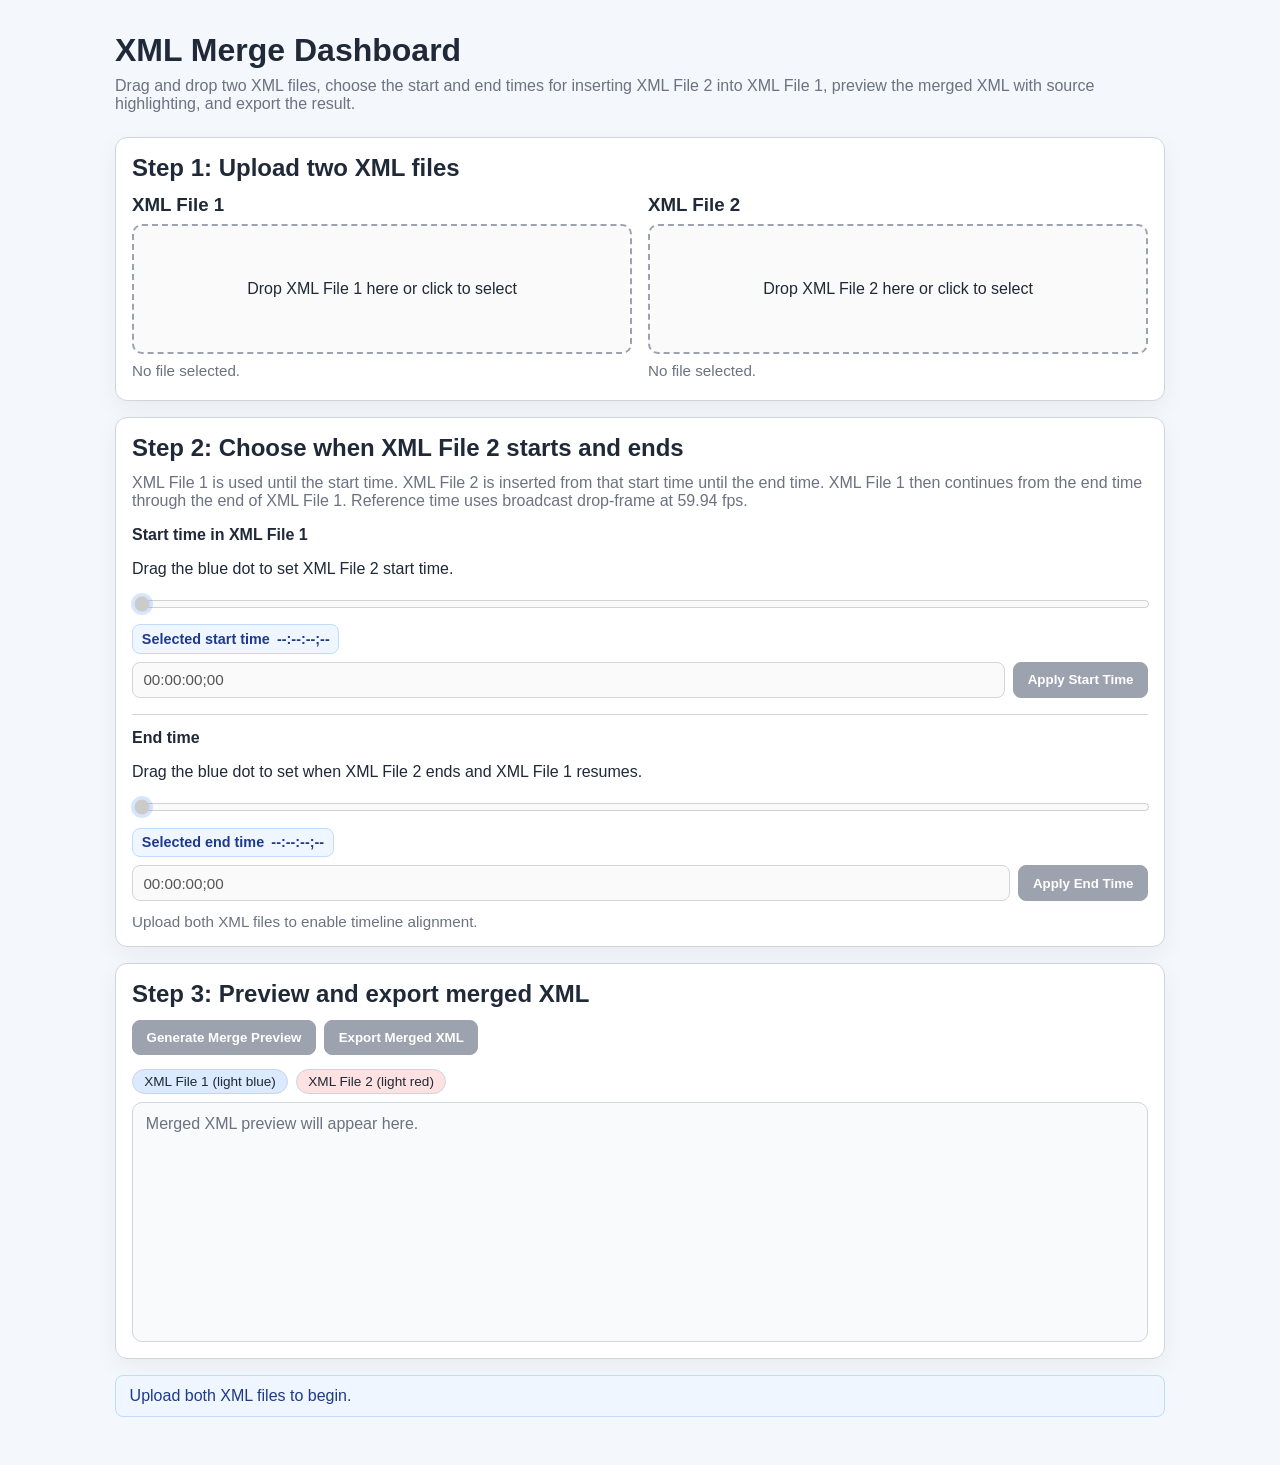
<file: index.html>
<!DOCTYPE html>
<html lang="en">
<head>
  <meta charset="UTF-8" />
  <meta name="viewport" content="width=device-width, initial-scale=1.0" />
  <title>XML Merge Dashboard</title>
  <link rel="stylesheet" href="styles.css" />
</head>
<body>
  <main class="container">
    <header class="hero">
      <h1>XML Merge Dashboard</h1>
      <p>
        Drag and drop two XML files, choose the start and end times for inserting XML File 2
        into XML File 1, preview the merged XML with source highlighting, and export the result.
      </p>
    </header>

    <section class="step-card" id="step-1">
      <h2>Step 1: Upload two XML files</h2>
      <div class="drop-grid">
        <div class="drop-wrapper">
          <h3>XML File 1</h3>
          <div class="drop-zone" data-target="xml1">
            <p>Drop XML File 1 here or click to select</p>
            <input type="file" id="xml1-input" accept=".xml,text/xml,application/xml" hidden />
          </div>
          <div class="file-meta" id="xml1-meta">No file selected.</div>
        </div>

        <div class="drop-wrapper">
          <h3>XML File 2</h3>
          <div class="drop-zone" data-target="xml2">
            <p>Drop XML File 2 here or click to select</p>
            <input type="file" id="xml2-input" accept=".xml,text/xml,application/xml" hidden />
          </div>
          <div class="file-meta" id="xml2-meta">No file selected.</div>
        </div>
      </div>
    </section>

    <section class="step-card" id="step-2">
      <h2>Step 2: Choose when XML File 2 starts and ends</h2>
      <p class="step-help">
        XML File 1 is used until the start time. XML File 2 is inserted from that start time
        until the end time. XML File 1 then continues from the end time through the end of XML File 1.
        Reference time uses broadcast drop-frame at 59.94 fps.
      </p>

      <div class="time-controls">
        <label for="insertion-slider">Start time in XML File 1</label>
        <p class="slider-hint">Drag the blue dot to set XML File 2 start time.</p>
        <input type="range" id="insertion-slider" min="0" max="1" step="0.001" value="0" disabled />
        <div class="selected-time-window">
          <span>Selected start time</span>
          <strong id="selected-time-display">00:00:00;00</strong>
        </div>
        <div class="time-input-row">
          <input
            type="text"
            id="insertion-time"
            value="00:00:00;00"
            placeholder="HH:MM:SS;FF or HH:MM:SS:FF (59.94 DF)"
            disabled
          />
          <button id="apply-time" type="button" disabled>Apply Start Time</button>
        </div>
      </div>

      <div class="time-controls end-time-controls">
        <label for="end-slider">End time</label>
        <p class="slider-hint">Drag the blue dot to set when XML File 2 ends and XML File 1 resumes.</p>
        <input type="range" id="end-slider" min="0" max="1" step="0.001" value="0" disabled />
        <div class="selected-time-window">
          <span>Selected end time</span>
          <strong id="selected-end-display">00:00:00;00</strong>
        </div>
        <div class="time-input-row">
          <input
            type="text"
            id="end-time"
            value="00:00:00;00"
            placeholder="HH:MM:SS;FF or HH:MM:SS:FF (59.94 DF)"
            disabled
          />
          <button id="apply-end-time" type="button" disabled>Apply End Time</button>
        </div>
      </div>

      <div class="timeline-summary" id="timeline-summary">
        Upload both XML files to enable timeline alignment.
      </div>
    </section>

    <section class="step-card" id="step-3">
      <h2>Step 3: Preview and export merged XML</h2>
      <div class="action-row">
        <button id="merge-button" type="button" disabled>Generate Merge Preview</button>
        <button id="export-button" type="button" disabled>Export Merged XML</button>
      </div>

      <div class="preview-legend">
        <span class="legend-chip xml1-chip">XML File 1 (light blue)</span>
        <span class="legend-chip xml2-chip">XML File 2 (light red)</span>
      </div>

      <div class="preview-window" id="preview-window">
        <div class="placeholder">Merged XML preview will appear here.</div>
      </div>
    </section>

    <div class="status" id="status"></div>
  </main>

  <script src="app.js"></script>
</body>
</html>
</file>
<file: styles.css>
:root {
  --bg: #f4f7fb;
  --card: #ffffff;
  --ink: #1f2937;
  --subtle: #6b7280;
  --line: #d1d5db;
  --brand: #2563eb;
  --brand-strong: #1d4ed8;
  --ok: #166534;
  --xml1: #dbeafe;
  --xml2: #fee2e2;
}

* {
  box-sizing: border-box;
}

body {
  margin: 0;
  font-family: Inter, Arial, sans-serif;
  background: var(--bg);
  color: var(--ink);
}

.container {
  width: min(1050px, calc(100% - 2rem));
  margin: 2rem auto 3rem;
}

.hero {
  margin-bottom: 1.5rem;
}

.hero h1 {
  margin: 0 0 0.5rem;
}

.hero p {
  margin: 0;
  color: var(--subtle);
}

.step-card {
  background: var(--card);
  border: 1px solid var(--line);
  border-radius: 12px;
  padding: 1rem;
  margin-bottom: 1rem;
  box-shadow: 0 8px 24px rgba(15, 23, 42, 0.05);
}

.step-card h2 {
  margin: 0 0 0.75rem;
}

.step-help {
  margin-top: 0;
  color: var(--subtle);
}

.drop-grid {
  display: grid;
  grid-template-columns: repeat(auto-fit, minmax(260px, 1fr));
  gap: 1rem;
}

.drop-wrapper h3 {
  margin: 0 0 0.5rem;
}

.drop-zone {
  border: 2px dashed #9ca3af;
  border-radius: 10px;
  min-height: 130px;
  display: grid;
  place-items: center;
  text-align: center;
  padding: 0.75rem;
  background: #fafafa;
  cursor: pointer;
  transition: border-color 0.15s ease, background 0.15s ease, transform 0.15s ease;
}

.drop-zone:hover,
.drop-zone.dragover {
  border-color: var(--brand);
  background: #eff6ff;
  transform: translateY(-1px);
}

.drop-zone.loaded {
  border-style: solid;
  border-color: #60a5fa;
  background: #eff6ff;
}

.file-meta {
  margin-top: 0.5rem;
  color: var(--subtle);
  font-size: 0.95rem;
  min-height: 1.35rem;
}

.time-controls label {
  display: block;
  margin-bottom: 0.35rem;
  font-weight: 600;
}

.time-controls input[type="range"] {
  width: 100%;
}

.time-controls input[type="range"]::-webkit-slider-thumb {
  -webkit-appearance: none;
  appearance: none;
  width: 18px;
  height: 18px;
  border-radius: 50%;
  background: #3b82f6;
  border: 2px solid #1d4ed8;
  cursor: grab;
  box-shadow: 0 0 0 3px rgba(59, 130, 246, 0.2);
}

.time-controls input[type="range"]::-moz-range-thumb {
  width: 18px;
  height: 18px;
  border-radius: 50%;
  background: #3b82f6;
  border: 2px solid #1d4ed8;
  cursor: grab;
  box-shadow: 0 0 0 3px rgba(59, 130, 246, 0.2);
}

.time-controls input[type="range"]:active::-webkit-slider-thumb {
  cursor: grabbing;
}

.time-controls input[type="range"]:active::-moz-range-thumb {
  cursor: grabbing;
}

.selected-time-display,
.selected-time-window {
  margin-top: 0.55rem;
  display: inline-flex;
  gap: 0.45rem;
  align-items: center;
  background: #eff6ff;
  border: 1px solid #bfdbfe;
  color: #1e3a8a;
  border-radius: 8px;
  padding: 0.35rem 0.55rem;
  font-size: 0.9rem;
  font-weight: 600;
}

.end-time-controls {
  margin-top: 1rem;
  padding-top: 0.85rem;
  border-top: 1px solid var(--line);
}

.time-input-row {
  display: flex;
  gap: 0.5rem;
  margin-top: 0.5rem;
}

.time-input-row input[type="text"] {
  flex: 1;
}

input[type="text"] {
  border: 1px solid var(--line);
  border-radius: 8px;
  padding: 0.55rem 0.65rem;
  font-size: 0.95rem;
}

button {
  border: 1px solid var(--brand);
  border-radius: 8px;
  background: var(--brand);
  color: #fff;
  padding: 0.55rem 0.85rem;
  font-weight: 600;
  cursor: pointer;
}

button:hover:enabled {
  background: var(--brand-strong);
}

button:disabled {
  cursor: not-allowed;
  background: #9ca3af;
  border-color: #9ca3af;
}

.timeline-summary {
  margin-top: 0.75rem;
  color: var(--subtle);
  font-size: 0.95rem;
}

.action-row {
  display: flex;
  gap: 0.5rem;
  flex-wrap: wrap;
}

.preview-legend {
  margin: 0.85rem 0 0.5rem;
  display: flex;
  gap: 0.5rem;
  flex-wrap: wrap;
}

.legend-chip {
  border-radius: 99px;
  padding: 0.25rem 0.7rem;
  font-size: 0.85rem;
  border: 1px solid #cbd5e1;
}

.xml1-chip {
  background: var(--xml1);
}

.xml2-chip {
  background: var(--xml2);
}

.preview-window {
  border: 1px solid var(--line);
  border-radius: 10px;
  background: #f9fafb;
  min-height: 240px;
  overflow: auto;
}

.preview-window .placeholder {
  color: var(--subtle);
  padding: 0.8rem;
}

pre.preview-code {
  margin: 0;
  padding: 0.8rem;
  line-height: 1.45;
  font-family: ui-monospace, SFMono-Regular, Menlo, Monaco, Consolas, monospace;
  font-size: 0.88rem;
  white-space: pre-wrap;
  word-break: break-word;
}

.line {
  display: block;
  padding: 1px 3px;
  border-radius: 3px;
}

.line.xml1 {
  background: var(--xml1);
}

.line.xml2 {
  background: var(--xml2);
}

.status {
  margin-top: 0.9rem;
  padding: 0.7rem 0.85rem;
  border-radius: 8px;
  border: 1px solid #bfdbfe;
  background: #eff6ff;
  color: #1e3a8a;
  min-height: 2.6rem;
}

.status.error {
  border-color: #fecaca;
  background: #fef2f2;
  color: #991b1b;
}

.status.success {
  border-color: #bbf7d0;
  background: #f0fdf4;
  color: var(--ok);
}
</file>
